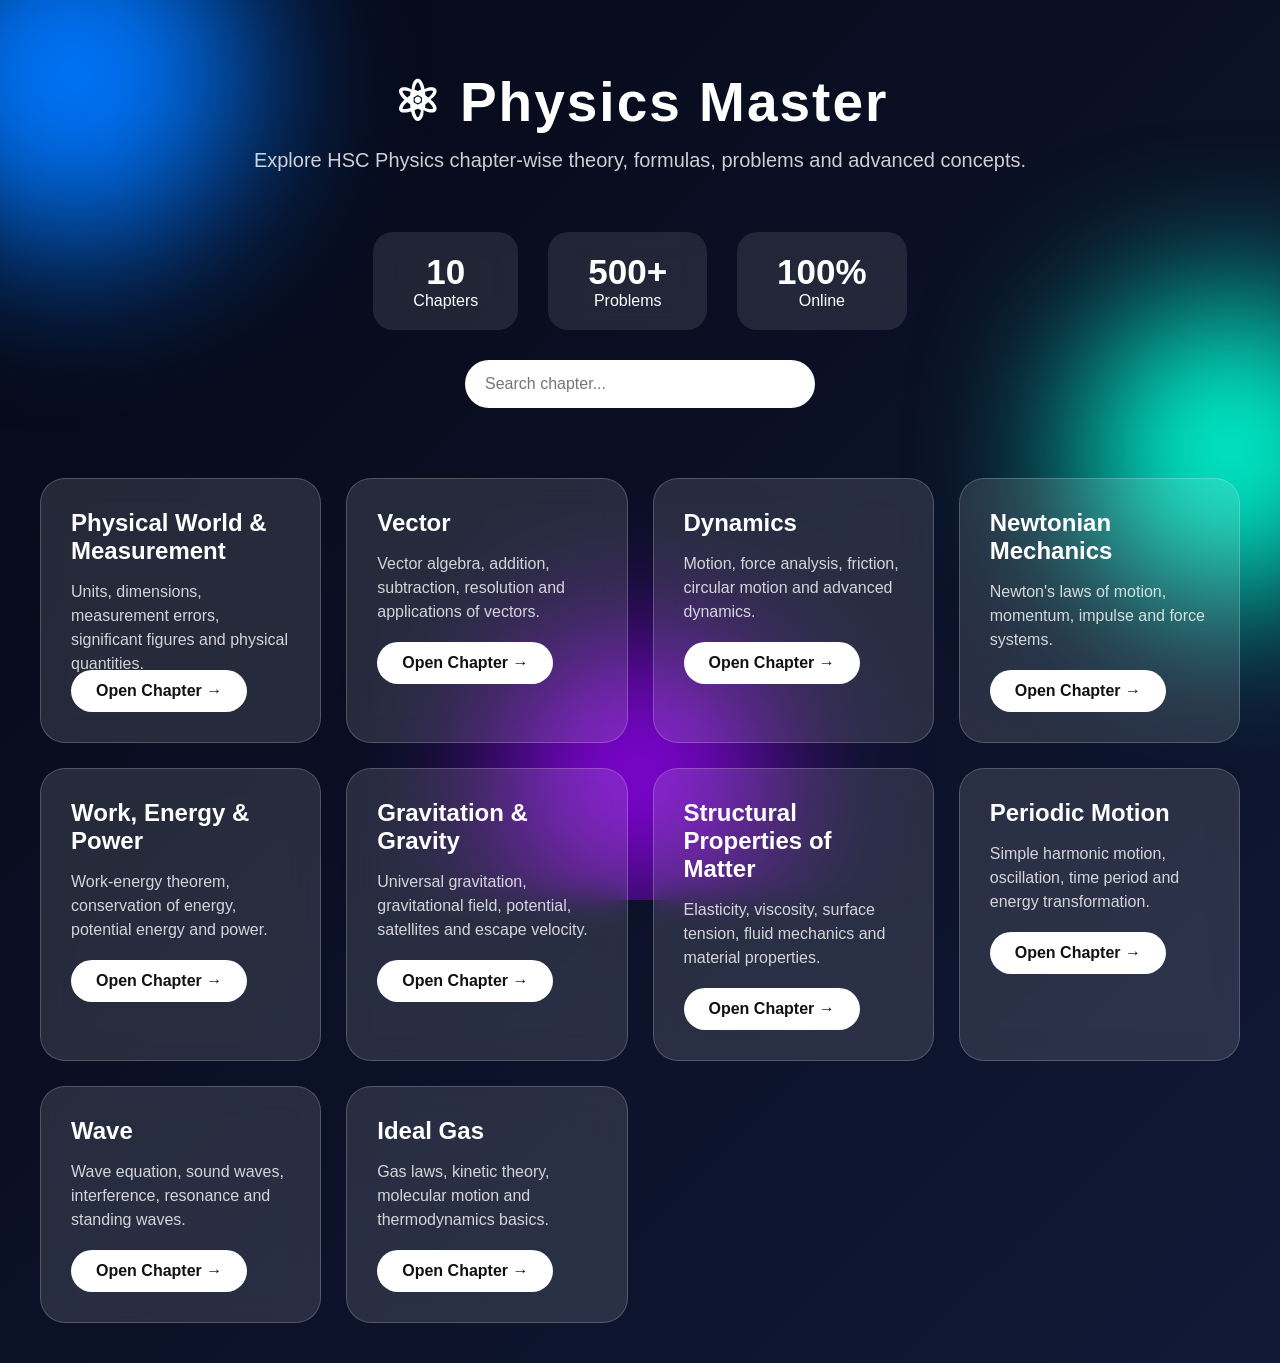
<file: index.html>
<!DOCTYPE html>
<html lang="en">

<head>
    <meta charset="UTF-8">
    <meta name="viewport" content="width=device-width, initial-scale=1.0">

    <title>Physics Master | HSC Physics</title>

    <link rel="stylesheet" href="style.css">

</head>


<body>

<div class="background">
    <div class="circle c1"></div>
    <div class="circle c2"></div>
    <div class="circle c3"></div>
</div>



<header>

    <h1>⚛ Physics Master</h1>

    <p>
        Explore HSC Physics chapter-wise theory, formulas,
        problems and advanced concepts.
    </p>


</header>



<section class="stats">

    <div>
        <h2>10</h2>
        <p>Chapters</p>
    </div>

    <div>
        <h2>500+</h2>
        <p>Problems</p>
    </div>

    <div>
        <h2>100%</h2>
        <p>Online</p>
    </div>

</section>



<div class="search">

<input 
type="text" 
id="searchBox"
placeholder="Search chapter..."
>

</div>




<section class="chapter-container" id="chapters">


<div class="chapter">

<h2>Physical World & Measurement</h2>

<p>
Units, dimensions, measurement errors,
significant figures and physical quantities.
</p>

<a href="PhysicalWorld/index.html">
Open Chapter →
</a>

</div>



<div class="chapter">

<h2>Vector</h2>

<p>
Vector algebra, addition, subtraction,
resolution and applications of vectors.
</p>

<a href="Vector/index.html">
Open Chapter →
</a>

</div>



<div class="chapter">

<h2>Dynamics</h2>

<p>
Motion, force analysis, friction,
circular motion and advanced dynamics.
</p>

<a href="Dynamics/index.html">
Open Chapter →
</a>

</div>



<div class="chapter">

<h2>Newtonian Mechanics</h2>

<p>
Newton's laws of motion,
momentum, impulse and force systems.
</p>

<a href="NewtonianMechanics/index.html">
Open Chapter →
</a>

</div>



<div class="chapter">

<h2>Work, Energy & Power</h2>

<p>
Work-energy theorem, conservation of energy,
potential energy and power.
</p>

<a href="WorkEnergyPower/index.html">
Open Chapter →
</a>

</div>



<div class="chapter">

<h2>Gravitation & Gravity</h2>

<p>
Universal gravitation, gravitational field,
potential, satellites and escape velocity.
</p>

<a href="GravitationGravity/index.html">
Open Chapter →
</a>

</div>



<div class="chapter">

<h2>Structural Properties of Matter</h2>

<p>
Elasticity, viscosity, surface tension,
fluid mechanics and material properties.
</p>

<a href="StructuralPropertiesofMatter/index.html">
Open Chapter →
</a>

</div>



<div class="chapter">

<h2>Periodic Motion</h2>

<p>
Simple harmonic motion, oscillation,
time period and energy transformation.
</p>

<a href="PeriodicMotion/index.html">
Open Chapter →
</a>

</div>



<div class="chapter">

<h2>Wave</h2>

<p>
Wave equation, sound waves,
interference, resonance and standing waves.
</p>

<a href="Wave/index.html">
Open Chapter →
</a>

</div>



<div class="chapter">

<h2>Ideal Gas</h2>

<p>
Gas laws, kinetic theory,
molecular motion and thermodynamics basics.
</p>

<a href="IdealGas/index.html">
Open Chapter →
</a>

</div>


</section>



<script src="script.js"></script>


</body>

</html>
</file>
<file: style.css>
*{
    margin:0;
    padding:0;
    box-sizing:border-box;
    font-family: "Inter", sans-serif;
}


body{

    min-height:100vh;
    width:100%;
    color:white;
    overflow-x:hidden;

    background:
    linear-gradient(135deg,#050816,#101936);

}



.background{

position:fixed;
inset:0;
overflow:hidden;
z-index:-1;

}


.background .circle{

position:absolute;
border-radius:50%;
filter:blur(80px);

}



.c1{

width:350px;
height:350px;
background:#0077ff;
top:-100px;
left:-100px;

}



.c2{

width:300px;
height:300px;
background:#00ffd5;
right:-100px;
top:300px;

}



.c3{

width:250px;
height:250px;
background:#9d00ff;
bottom:0;
left:40%;

}





header{

text-align:center;
padding:70px 20px 30px;

}



header h1{

font-size:55px;
letter-spacing:2px;

}


header p{

font-size:20px;
opacity:.8;
margin-top:15px;

}




.stats{

display:flex;
justify-content:center;
gap:30px;
margin:30px;


}


.stats div{

background:rgba(255,255,255,.1);
padding:20px 40px;
border-radius:20px;
backdrop-filter:blur(15px);
text-align:center;

}



.stats h2{

font-size:35px;

}




.search{

text-align:center;
margin:30px;

}



.search input{

width:350px;
padding:15px 20px;

border-radius:30px;
border:none;
outline:none;

font-size:16px;

}




.chapter-container{

width:100%;
max-width:1400px;

margin:auto;

display:grid;

grid-template-columns:
repeat(auto-fit,minmax(280px,1fr));

gap:25px;

padding:40px;

}




.chapter{

background:rgba(255,255,255,.12);

border:1px solid rgba(255,255,255,.2);

border-radius:25px;

padding:30px;

backdrop-filter:blur(15px);

transition:.4s;

}




.chapter:hover{

transform:translateY(-10px);

background:rgba(255,255,255,.2);

}



.chapter h2{

margin-bottom:15px;

}



.chapter p{

opacity:.8;

line-height:1.5;

height:70px;

}



.chapter a{

display:inline-block;

margin-top:20px;

padding:12px 25px;

border-radius:30px;

background:white;

color:#111;

text-decoration:none;

font-weight:bold;

}



.chapter a:hover{

background:#0099ff;
color: white;
}

*{
    max-width:100%;
}


html{
    overflow-x:hidden;
}
</file>
